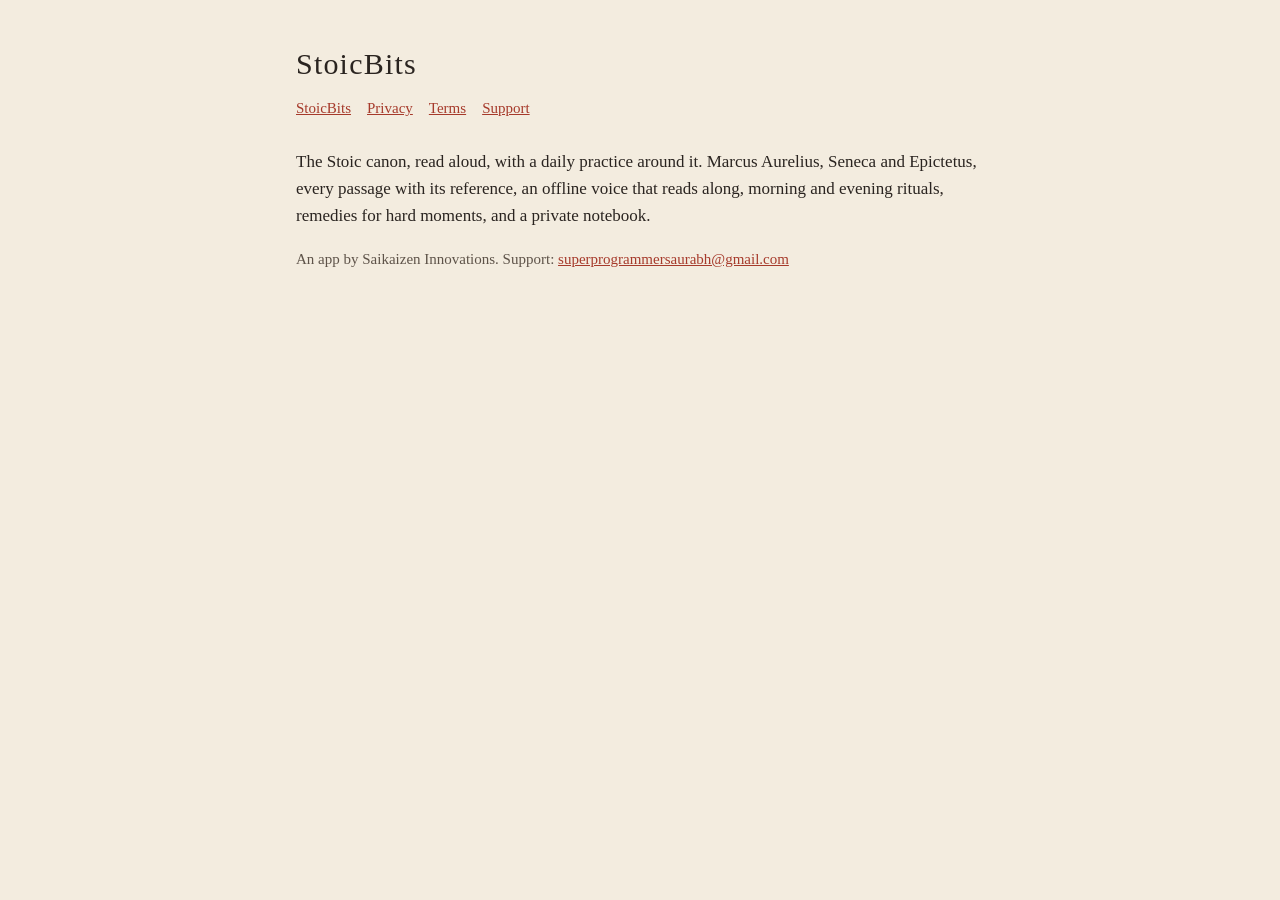
<file: index.html>
<!doctype html><html lang="en"><head><meta charset="utf-8"><meta name="viewport" content="width=device-width,initial-scale=1"><link rel="stylesheet" href="style.css"><title>StoicBits</title></head><body><main><h1>StoicBits</h1><nav><a href="index.html">StoicBits</a><a href="privacy.html">Privacy</a><a href="terms.html">Terms</a><a href="support.html">Support</a></nav>
<p>The Stoic canon, read aloud, with a daily practice around it. Marcus Aurelius, Seneca and Epictetus, every passage with its reference, an offline voice that reads along, morning and evening rituals, remedies for hard moments, and a private notebook.</p>
<p class="muted">An app by Saikaizen Innovations. Support: <a href="mailto:superprogrammersaurabh@gmail.com">superprogrammersaurabh@gmail.com</a></p></main></body></html>
</file>
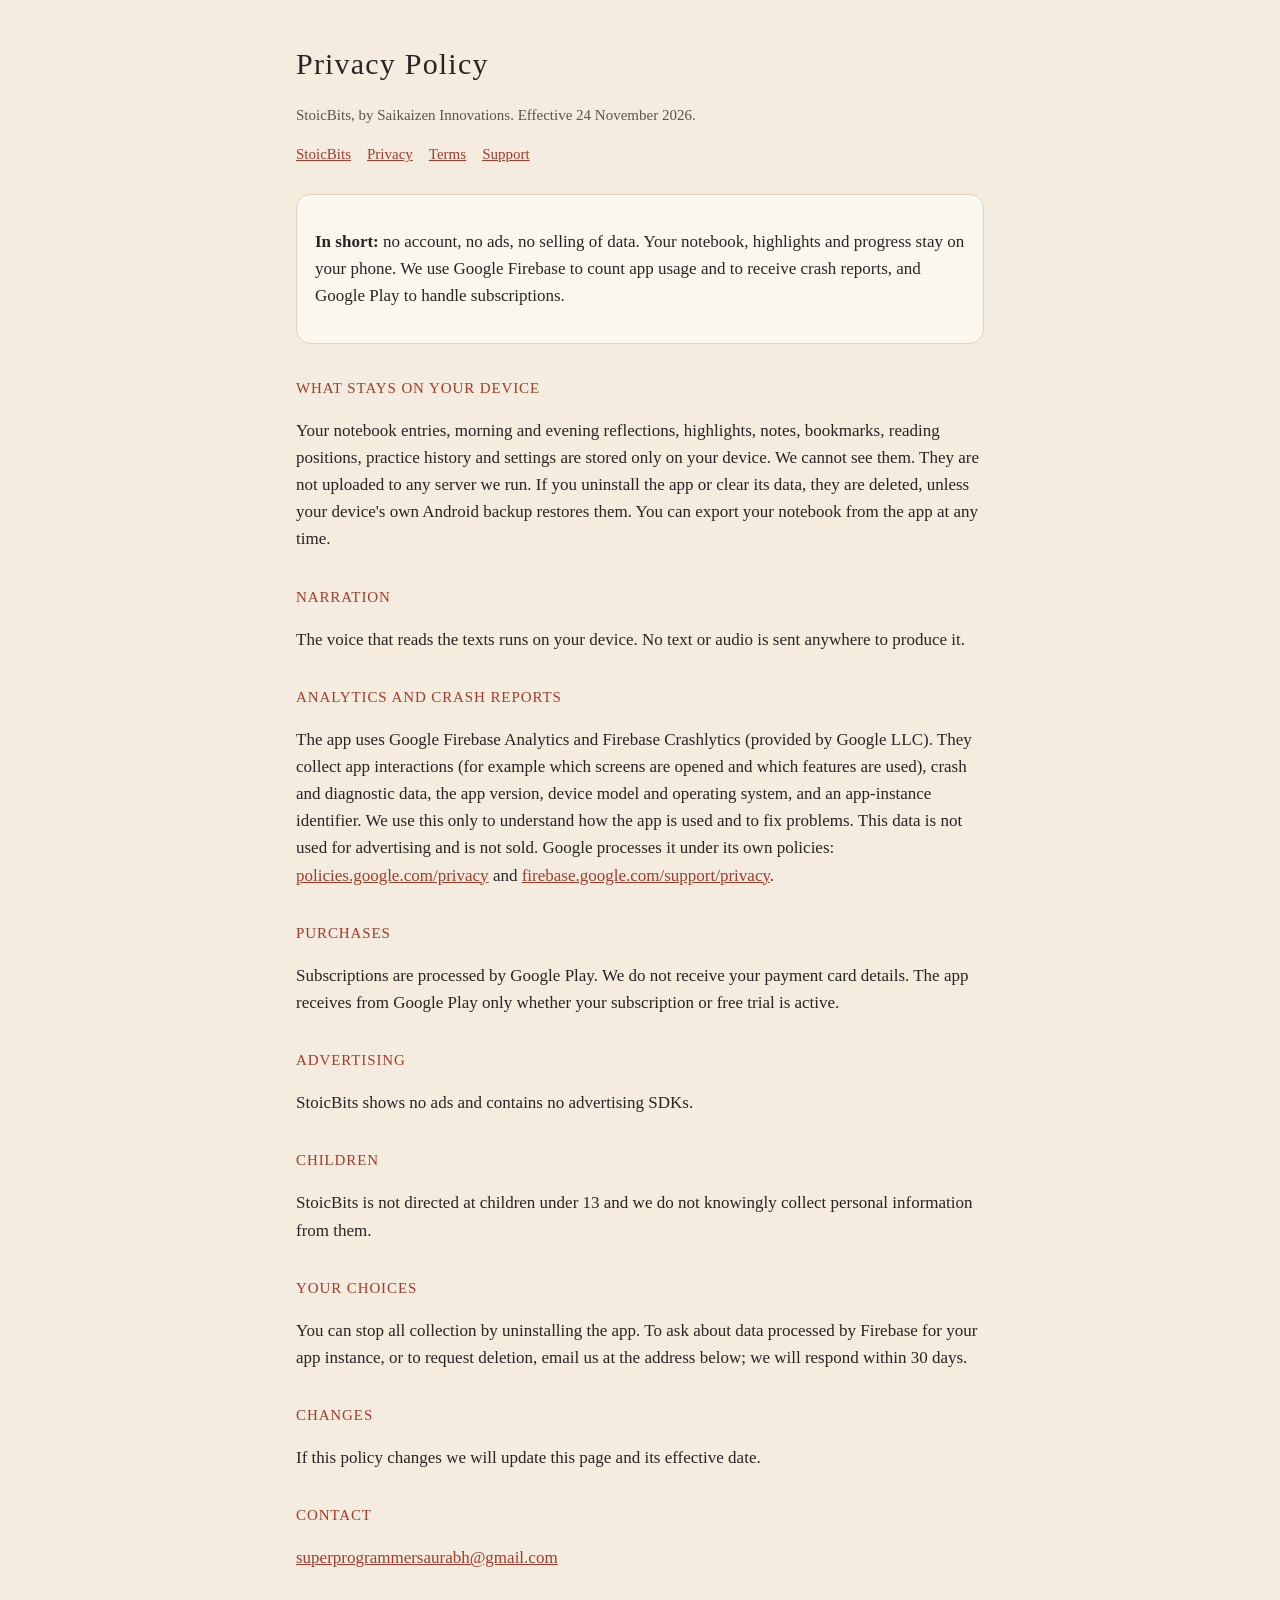
<file: privacy.html>
<!doctype html><html lang="en"><head><meta charset="utf-8"><meta name="viewport" content="width=device-width,initial-scale=1"><link rel="stylesheet" href="style.css"><title>StoicBits Privacy Policy</title></head><body><main><h1>Privacy Policy</h1><p class="muted">StoicBits, by Saikaizen Innovations. Effective 24 November 2026.</p><nav><a href="index.html">StoicBits</a><a href="privacy.html">Privacy</a><a href="terms.html">Terms</a><a href="support.html">Support</a></nav>
<div class="card"><p><b>In short:</b> no account, no ads, no selling of data. Your notebook, highlights and progress stay on your phone. We use Google Firebase to count app usage and to receive crash reports, and Google Play to handle subscriptions.</p></div>
<h2>What stays on your device</h2><p>Your notebook entries, morning and evening reflections, highlights, notes, bookmarks, reading positions, practice history and settings are stored only on your device. We cannot see them. They are not uploaded to any server we run. If you uninstall the app or clear its data, they are deleted, unless your device's own Android backup restores them. You can export your notebook from the app at any time.</p>
<h2>Narration</h2><p>The voice that reads the texts runs on your device. No text or audio is sent anywhere to produce it.</p>
<h2>Analytics and crash reports</h2><p>The app uses Google Firebase Analytics and Firebase Crashlytics (provided by Google LLC). They collect app interactions (for example which screens are opened and which features are used), crash and diagnostic data, the app version, device model and operating system, and an app-instance identifier. We use this only to understand how the app is used and to fix problems. This data is not used for advertising and is not sold. Google processes it under its own policies: <a href="https://policies.google.com/privacy">policies.google.com/privacy</a> and <a href="https://firebase.google.com/support/privacy">firebase.google.com/support/privacy</a>.</p>
<h2>Purchases</h2><p>Subscriptions are processed by Google Play. We do not receive your payment card details. The app receives from Google Play only whether your subscription or free trial is active.</p>
<h2>Advertising</h2><p>StoicBits shows no ads and contains no advertising SDKs.</p>
<h2>Children</h2><p>StoicBits is not directed at children under 13 and we do not knowingly collect personal information from them.</p>
<h2>Your choices</h2><p>You can stop all collection by uninstalling the app. To ask about data processed by Firebase for your app instance, or to request deletion, email us at the address below; we will respond within 30 days.</p>
<h2>Changes</h2><p>If this policy changes we will update this page and its effective date.</p>
<h2>Contact</h2><p><a href="mailto:superprogrammersaurabh@gmail.com">superprogrammersaurabh@gmail.com</a></p></main></body></html>
</file>
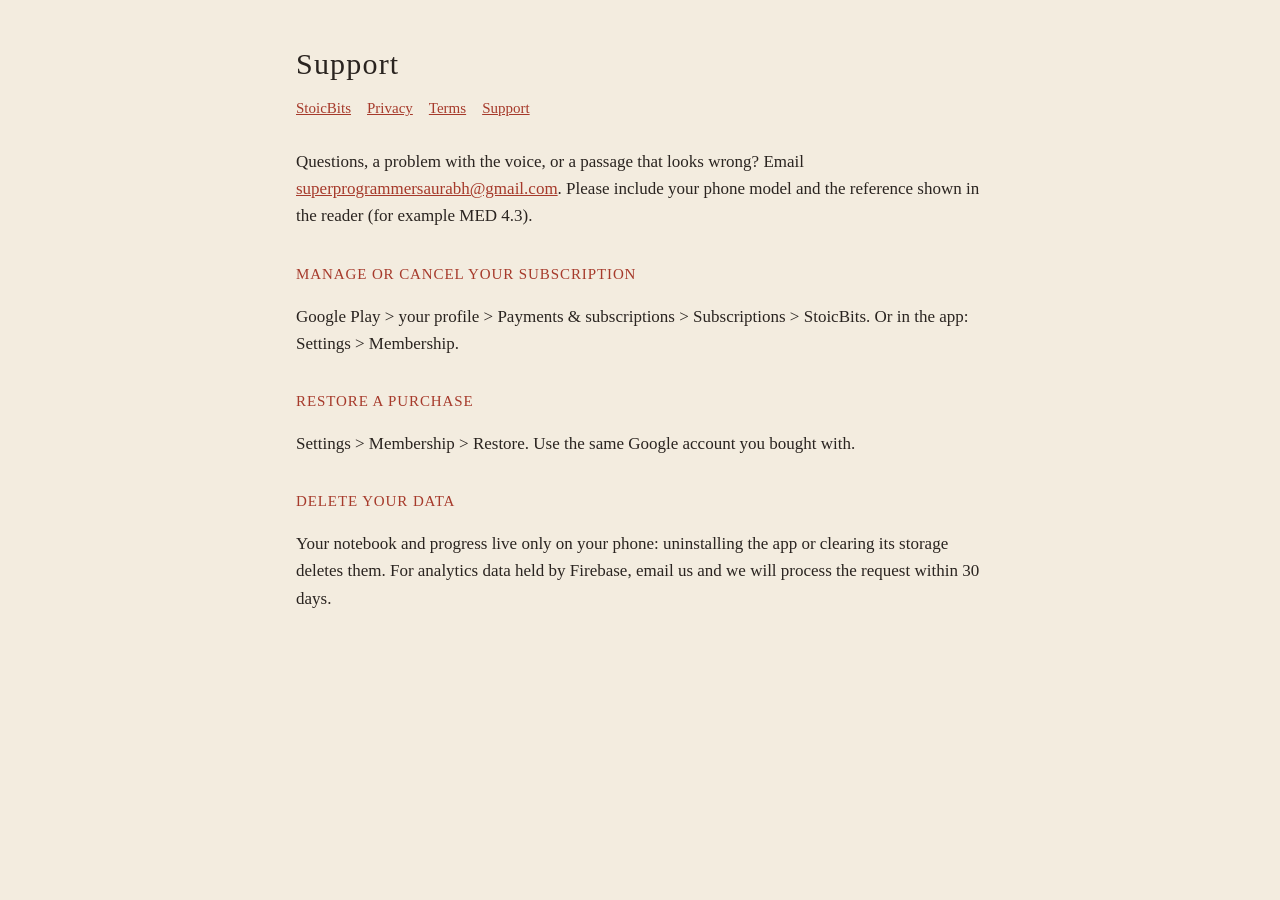
<file: support.html>
<!doctype html><html lang="en"><head><meta charset="utf-8"><meta name="viewport" content="width=device-width,initial-scale=1"><link rel="stylesheet" href="style.css"><title>StoicBits Support</title></head><body><main><h1>Support</h1><nav><a href="index.html">StoicBits</a><a href="privacy.html">Privacy</a><a href="terms.html">Terms</a><a href="support.html">Support</a></nav>
<p>Questions, a problem with the voice, or a passage that looks wrong? Email <a href="mailto:superprogrammersaurabh@gmail.com">superprogrammersaurabh@gmail.com</a>. Please include your phone model and the reference shown in the reader (for example MED 4.3).</p>
<h2>Manage or cancel your subscription</h2><p>Google Play &gt; your profile &gt; Payments &amp; subscriptions &gt; Subscriptions &gt; StoicBits. Or in the app: Settings &gt; Membership.</p>
<h2>Restore a purchase</h2><p>Settings &gt; Membership &gt; Restore. Use the same Google account you bought with.</p>
<h2>Delete your data</h2><p>Your notebook and progress live only on your phone: uninstalling the app or clearing its storage deletes them. For analytics data held by Firebase, email us and we will process the request within 30 days.</p></main></body></html>
</file>
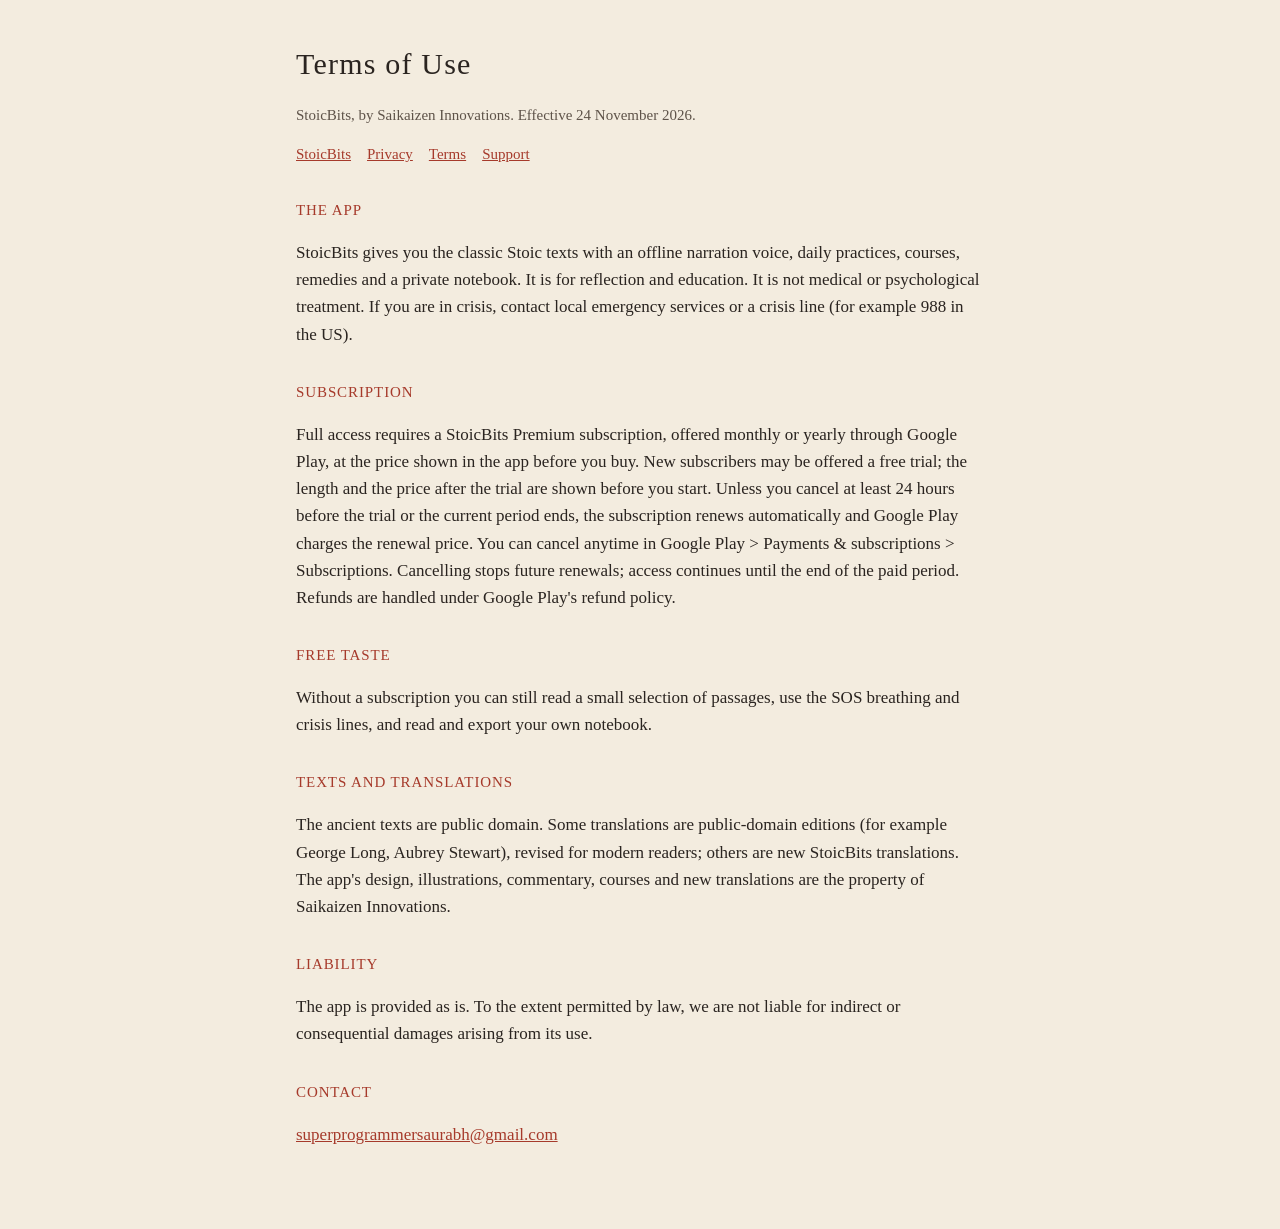
<file: terms.html>
<!doctype html><html lang="en"><head><meta charset="utf-8"><meta name="viewport" content="width=device-width,initial-scale=1"><link rel="stylesheet" href="style.css"><title>StoicBits Terms of Use</title></head><body><main><h1>Terms of Use</h1><p class="muted">StoicBits, by Saikaizen Innovations. Effective 24 November 2026.</p><nav><a href="index.html">StoicBits</a><a href="privacy.html">Privacy</a><a href="terms.html">Terms</a><a href="support.html">Support</a></nav>
<h2>The app</h2><p>StoicBits gives you the classic Stoic texts with an offline narration voice, daily practices, courses, remedies and a private notebook. It is for reflection and education. It is not medical or psychological treatment. If you are in crisis, contact local emergency services or a crisis line (for example 988 in the US).</p>
<h2>Subscription</h2><p>Full access requires a StoicBits Premium subscription, offered monthly or yearly through Google Play, at the price shown in the app before you buy. New subscribers may be offered a free trial; the length and the price after the trial are shown before you start. Unless you cancel at least 24 hours before the trial or the current period ends, the subscription renews automatically and Google Play charges the renewal price. You can cancel anytime in Google Play &gt; Payments &amp; subscriptions &gt; Subscriptions. Cancelling stops future renewals; access continues until the end of the paid period. Refunds are handled under Google Play's refund policy.</p>
<h2>Free taste</h2><p>Without a subscription you can still read a small selection of passages, use the SOS breathing and crisis lines, and read and export your own notebook.</p>
<h2>Texts and translations</h2><p>The ancient texts are public domain. Some translations are public-domain editions (for example George Long, Aubrey Stewart), revised for modern readers; others are new StoicBits translations. The app's design, illustrations, commentary, courses and new translations are the property of Saikaizen Innovations.</p>
<h2>Liability</h2><p>The app is provided as is. To the extent permitted by law, we are not liable for indirect or consequential damages arising from its use.</p>
<h2>Contact</h2><p><a href="mailto:superprogrammersaurabh@gmail.com">superprogrammersaurabh@gmail.com</a></p></main></body></html>
</file>
<file: style.css>
:root{--bg:#F3ECDF;--card:#FBF7EF;--ink:#2A2420;--soft:#5E5349;--red:#A63A2B;--rule:#E0D4BF}
@media (prefers-color-scheme:dark){:root{--bg:#1E1915;--card:#28211C;--ink:#EDE3D3;--soft:#C9BBA6;--red:#E58A72;--rule:#3A3029}}
*{box-sizing:border-box}body{margin:0;background:var(--bg);color:var(--ink);font:17px/1.6 Georgia,'Times New Roman',serif}
main{max-width:720px;margin:0 auto;padding:40px 16px 64px}h1{font-weight:400;letter-spacing:.04em;font-size:30px;margin:0 0 4px}
h2{font-weight:400;letter-spacing:.06em;text-transform:uppercase;font-size:15px;color:var(--red);margin:32px 0 6px}
p,li{color:var(--ink)}.muted{color:var(--soft);font-size:15px}a{color:var(--red)}nav{display:flex;gap:16px;flex-wrap:wrap;margin:8px 0 28px;font-size:15px}
.card{background:var(--card);border:1px solid var(--rule);border-radius:14px;padding:16px 18px}
</file>
